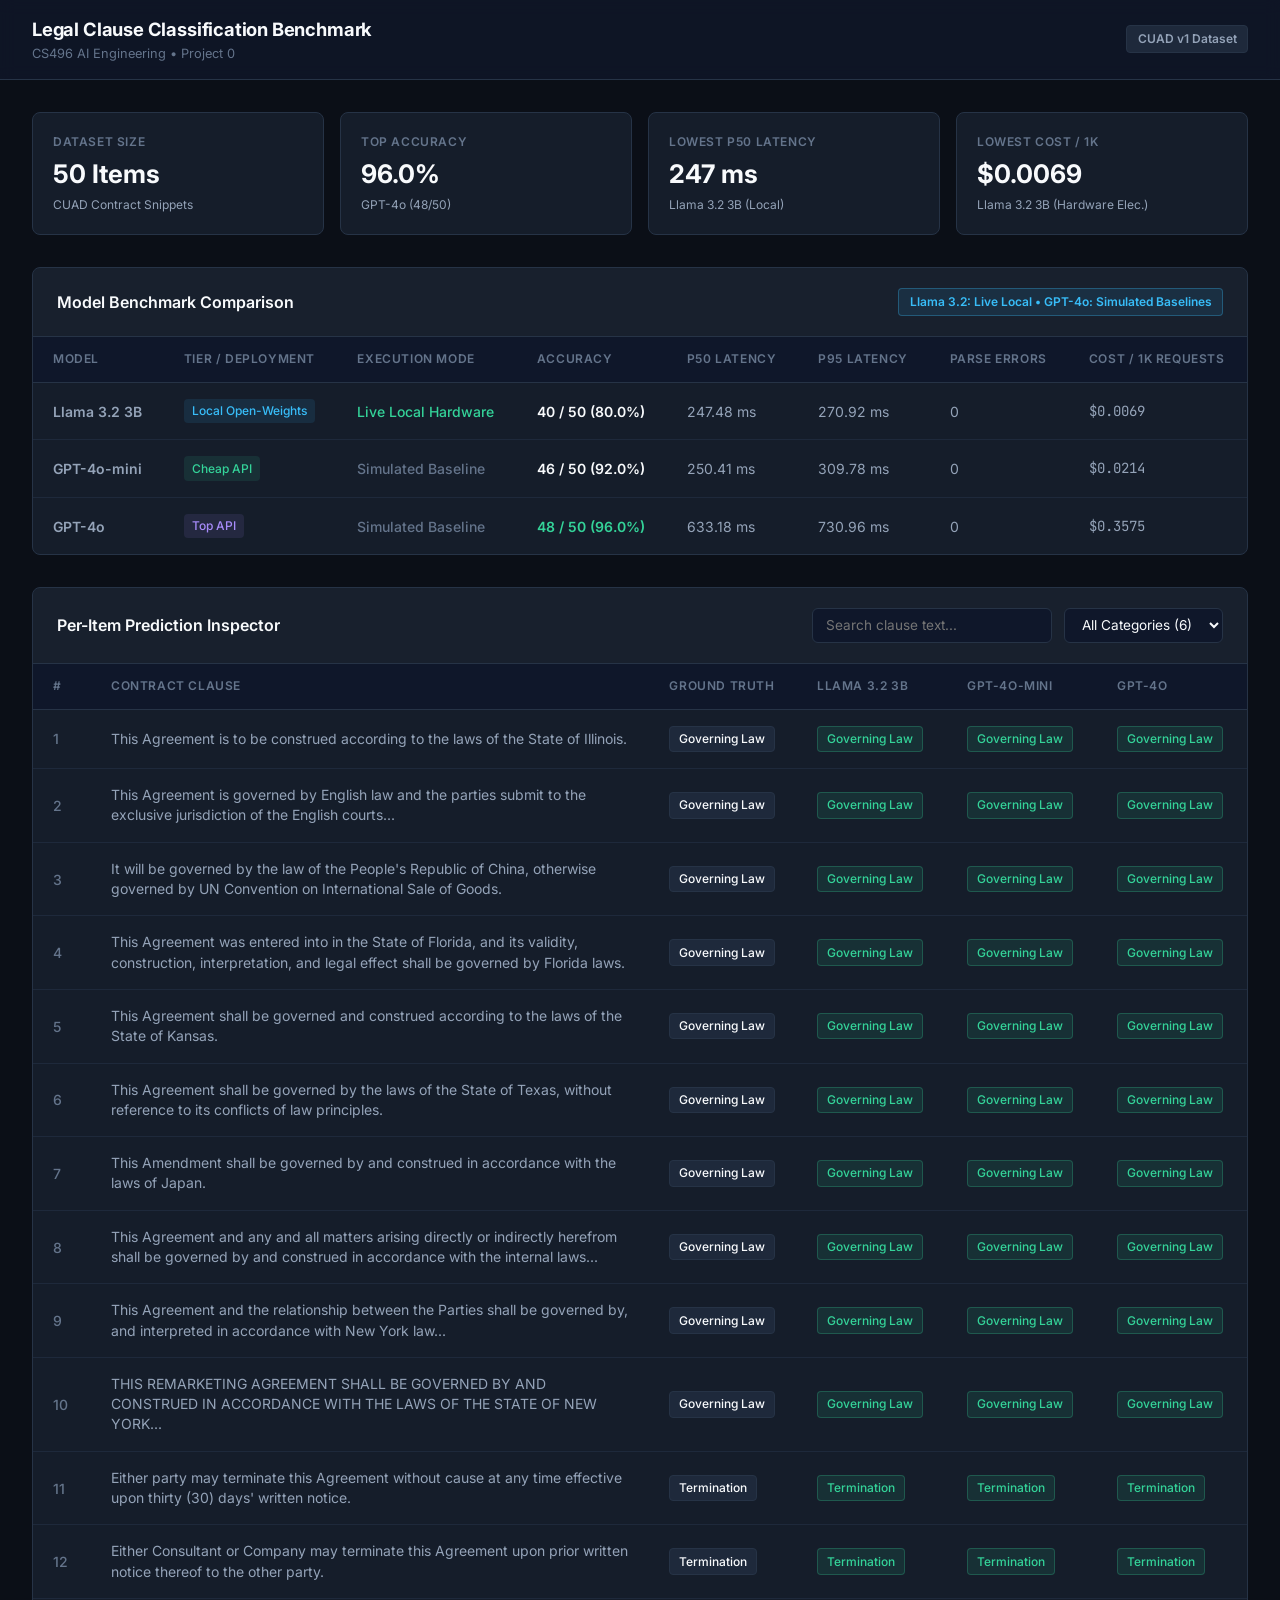
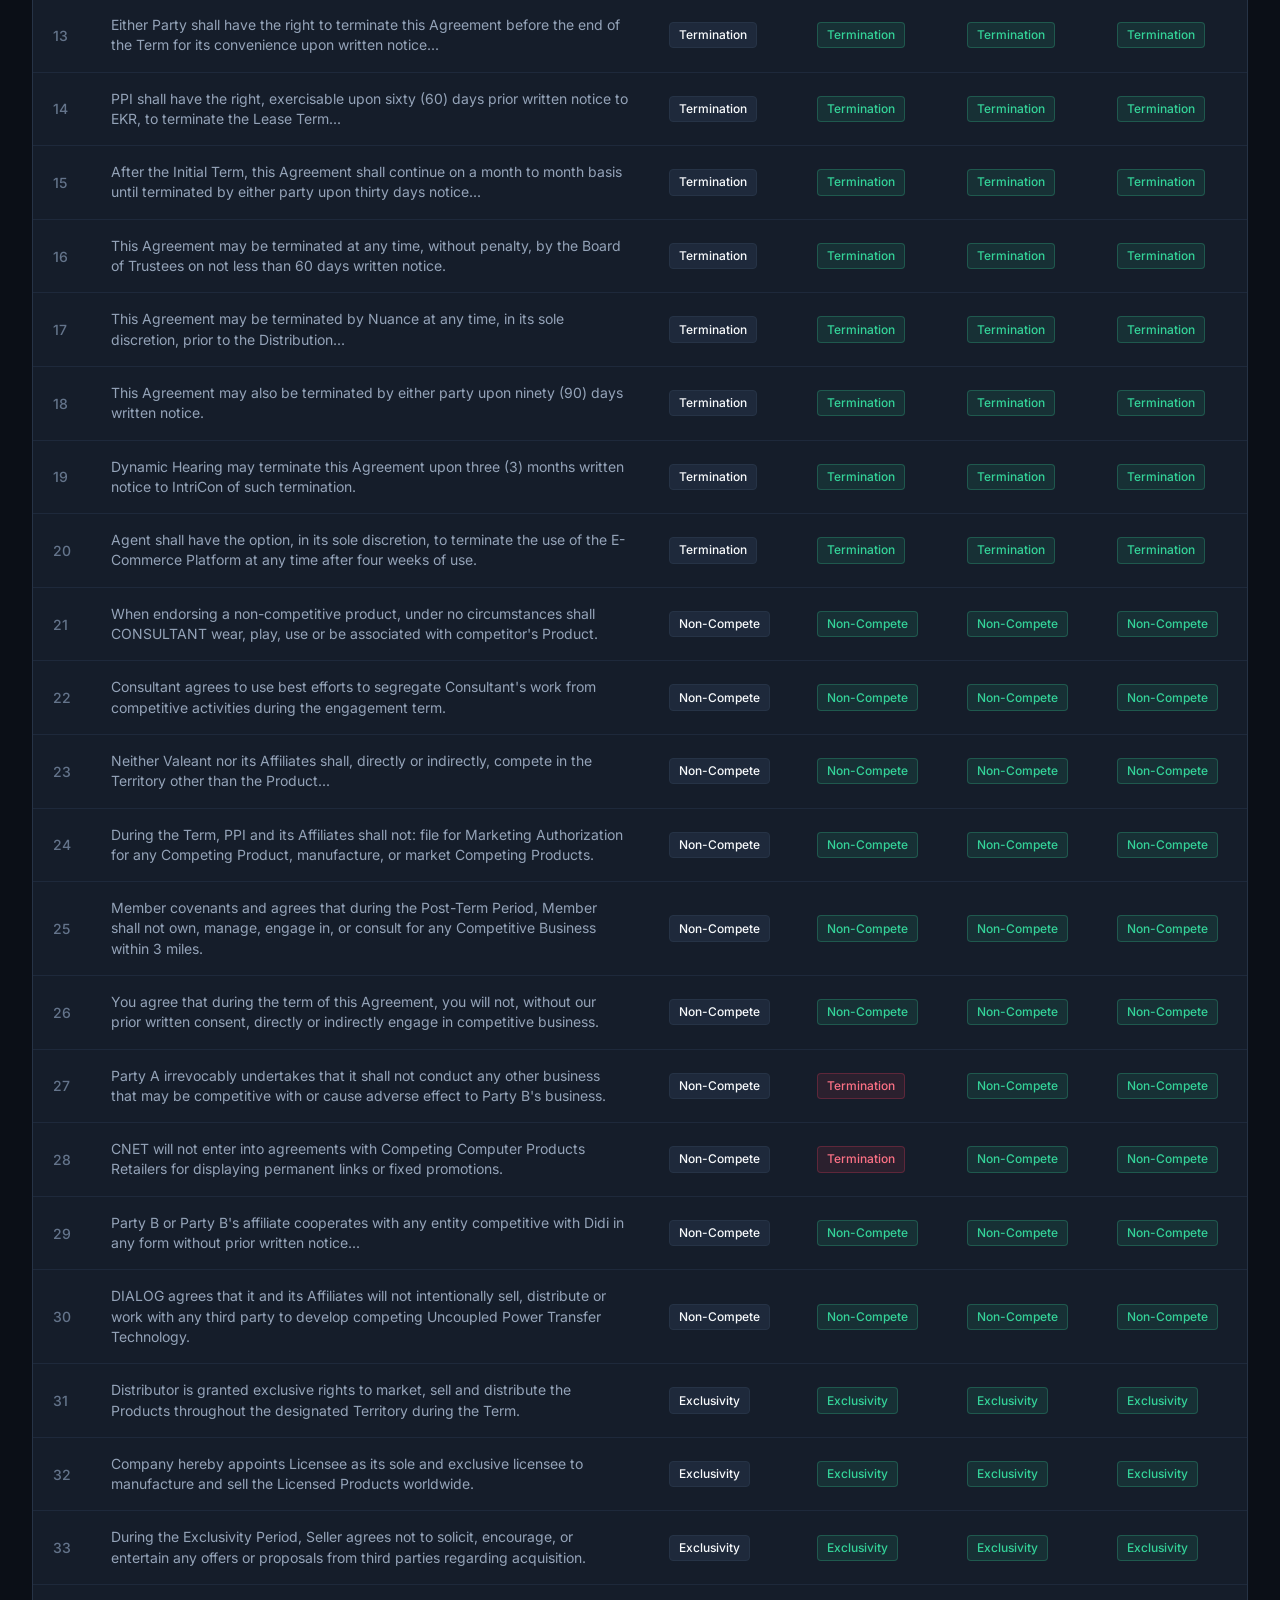
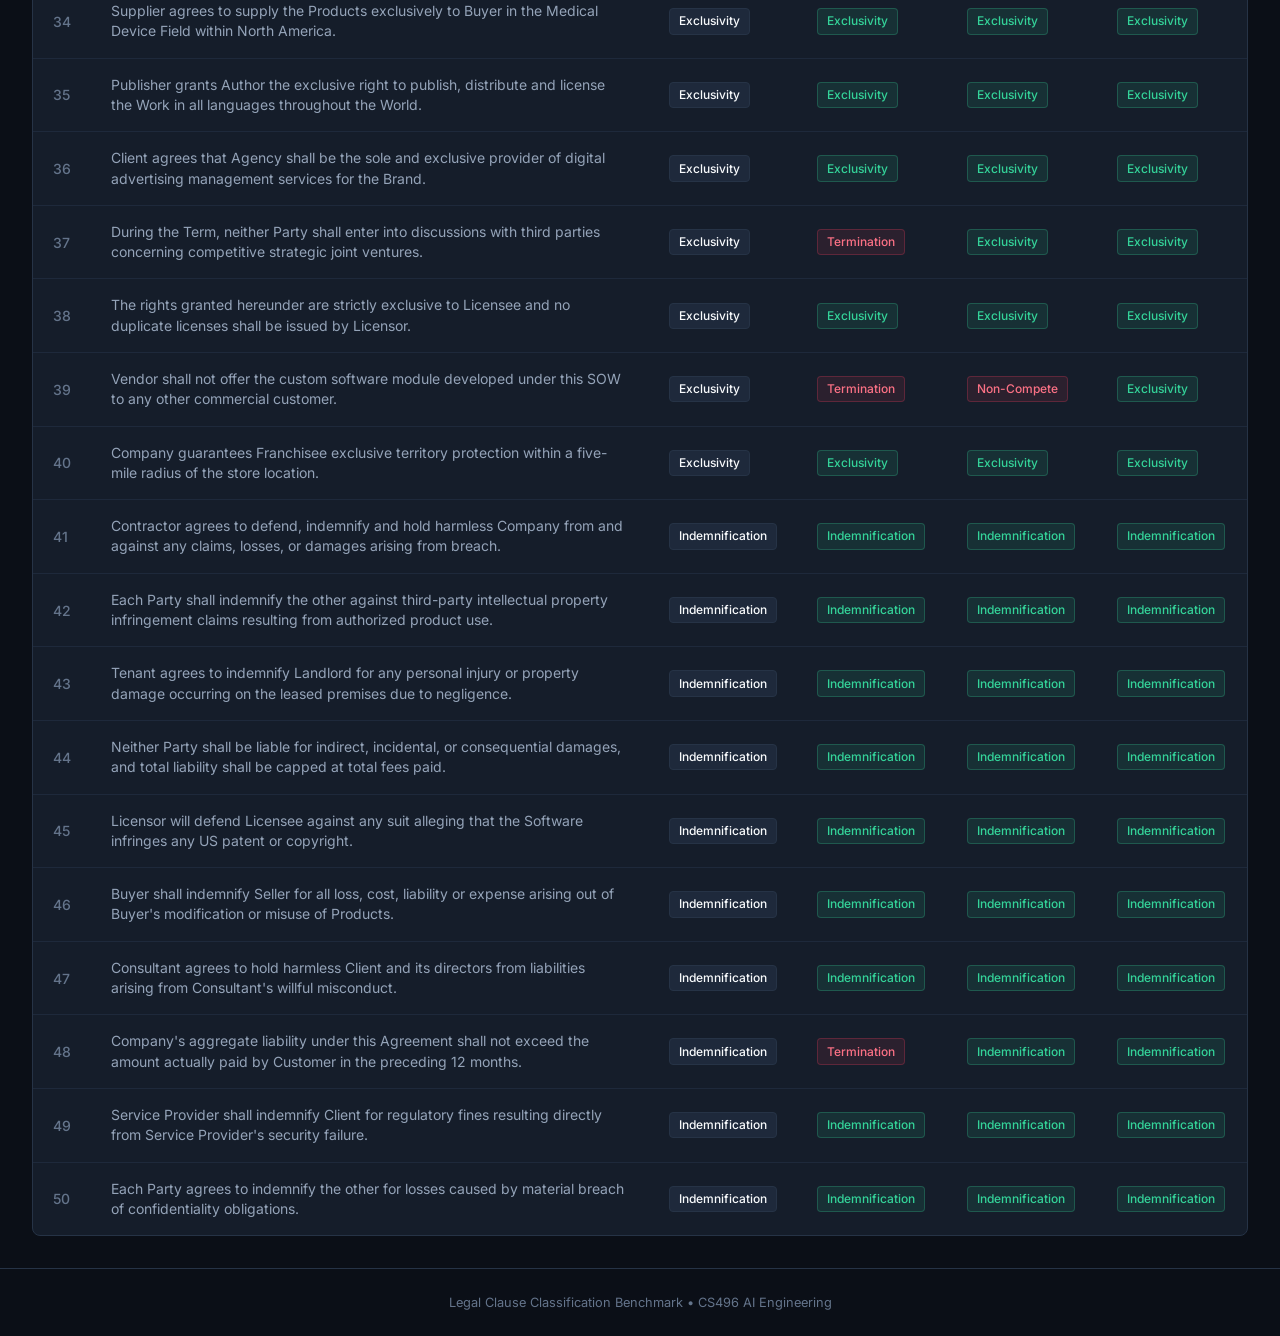
<file: web/index.html>
<!DOCTYPE html>
<html lang="en">
<head>
  <meta charset="UTF-8">
  <meta name="viewport" content="width=device-width, initial-scale=1.0">
  <title>Legal Clause Classification Benchmark — CS496 Project 0</title>
  <link rel="preconnect" href="https://fonts.googleapis.com">
  <link rel="preconnect" href="https://fonts.gstatic.com" crossorigin>
  <link href="https://fonts.googleapis.com/css2?family=Inter:wght@400;500;600;700&family=JetBrains+Mono:wght@400;500&display=swap" rel="stylesheet">
  <link rel="stylesheet" href="styles.css">
</head>
<body>
  <div class="page-layout">
    <!-- Header -->
    <header class="navbar">
      <div class="navbar-container">
        <div class="brand">
          <span class="brand-title">Legal Clause Classification Benchmark</span>
          <span class="brand-subtitle">CS496 AI Engineering • Project 0</span>
        </div>
        <div class="meta-tag">CUAD v1 Dataset</div>
      </div>
    </header>

    <main class="content-container">
      <!-- Metrics Overview -->
      <section class="summary-cards">
        <div class="summary-card">
          <span class="card-label">Dataset Size</span>
          <span class="card-value">50 Items</span>
          <span class="card-sub">CUAD Contract Snippets</span>
        </div>
        <div class="summary-card">
          <span class="card-label">Top Accuracy</span>
          <span class="card-value">96.0%</span>
          <span class="card-sub">GPT-4o (48/50)</span>
        </div>
        <div class="summary-card">
          <span class="card-label">Lowest p50 Latency</span>
          <span class="card-value">247 ms</span>
          <span class="card-sub">Llama 3.2 3B (Local)</span>
        </div>
        <div class="summary-card">
          <span class="card-label">Lowest Cost / 1k</span>
          <span class="card-value">$0.0069</span>
          <span class="card-sub">Llama 3.2 3B (Hardware Elec.)</span>
        </div>
      </section>

      <!-- Benchmark Leaderboard -->
      <section class="panel">
        <div class="panel-header flex-between">
          <h2>Model Benchmark Comparison</h2>
          <span class="meta-tag" style="background: rgba(56, 189, 248, 0.1); color: var(--accent-blue); border-color: rgba(56, 189, 248, 0.3);">
            Llama 3.2: Live Local • GPT-4o: Simulated Baselines
          </span>
        </div>
        <div class="table-responsive">
          <table class="leaderboard-table">
            <thead>
              <tr>
                <th>Model</th>
                <th>Tier / Deployment</th>
                <th>Execution Mode</th>
                <th>Accuracy</th>
                <th>p50 Latency</th>
                <th>p95 Latency</th>
                <th>Parse Errors</th>
                <th>Cost / 1k Requests</th>
              </tr>
            </thead>
            <tbody>
              <tr>
                <td class="font-medium">Llama 3.2 3B</td>
                <td><span class="tag tag-local">Local Open-Weights</span></td>
                <td><span style="color: var(--accent-green); font-weight: 500;">Live Local Hardware</span></td>
                <td><span class="score-pill">40 / 50 (80.0%)</span></td>
                <td>247.48 ms</td>
                <td>270.92 ms</td>
                <td>0</td>
                <td class="font-mono">$0.0069</td>
              </tr>
              <tr>
                <td class="font-medium">GPT-4o-mini</td>
                <td><span class="tag tag-cheap">Cheap API</span></td>
                <td><span style="color: var(--text-muted); font-weight: 500;">Simulated Baseline</span></td>
                <td><span class="score-pill">46 / 50 (92.0%)</span></td>
                <td>250.41 ms</td>
                <td>309.78 ms</td>
                <td>0</td>
                <td class="font-mono">$0.0214</td>
              </tr>
              <tr>
                <td class="font-medium">GPT-4o</td>
                <td><span class="tag tag-top">Top API</span></td>
                <td><span style="color: var(--text-muted); font-weight: 500;">Simulated Baseline</span></td>
                <td><span class="score-pill score-pill-top">48 / 50 (96.0%)</span></td>
                <td>633.18 ms</td>
                <td>730.96 ms</td>
                <td>0</td>
                <td class="font-mono">$0.3575</td>
              </tr>
            </tbody>
          </table>
        </div>
      </section>

      <!-- Per-Item Predictions Explorer -->
      <section class="panel">
        <div class="panel-header flex-between">
          <h2>Per-Item Prediction Inspector</h2>
          <div class="controls-group">
            <input type="text" id="searchInput" placeholder="Search clause text..." class="input-control search-box">
            <select id="categoryFilter" class="input-control select-box">
              <option value="ALL">All Categories (6)</option>
              <option value="Governing Law">Governing Law</option>
              <option value="Termination">Termination</option>
              <option value="Non-Compete">Non-Compete</option>
              <option value="Exclusivity">Exclusivity</option>
              <option value="Indemnification">Indemnification</option>
              <option value="Confidentiality">Confidentiality</option>
            </select>
          </div>
        </div>

        <div class="table-responsive">
          <table class="inspector-table">
            <thead>
              <tr>
                <th style="width: 40px;">#</th>
                <th>Contract Clause</th>
                <th style="width: 140px;">Ground Truth</th>
                <th style="width: 150px;">Llama 3.2 3B</th>
                <th style="width: 150px;">GPT-4o-mini</th>
                <th style="width: 150px;">GPT-4o</th>
              </tr>
            </thead>
            <tbody id="tableBody">
              <!-- Dynamically populated -->
            </tbody>
          </table>
        </div>
      </section>
    </main>

    <footer class="footer">
      <span>Legal Clause Classification Benchmark • CS496 AI Engineering</span>
    </footer>
  </div>

  <script src="app.js"></script>
</body>
</html>
</file>
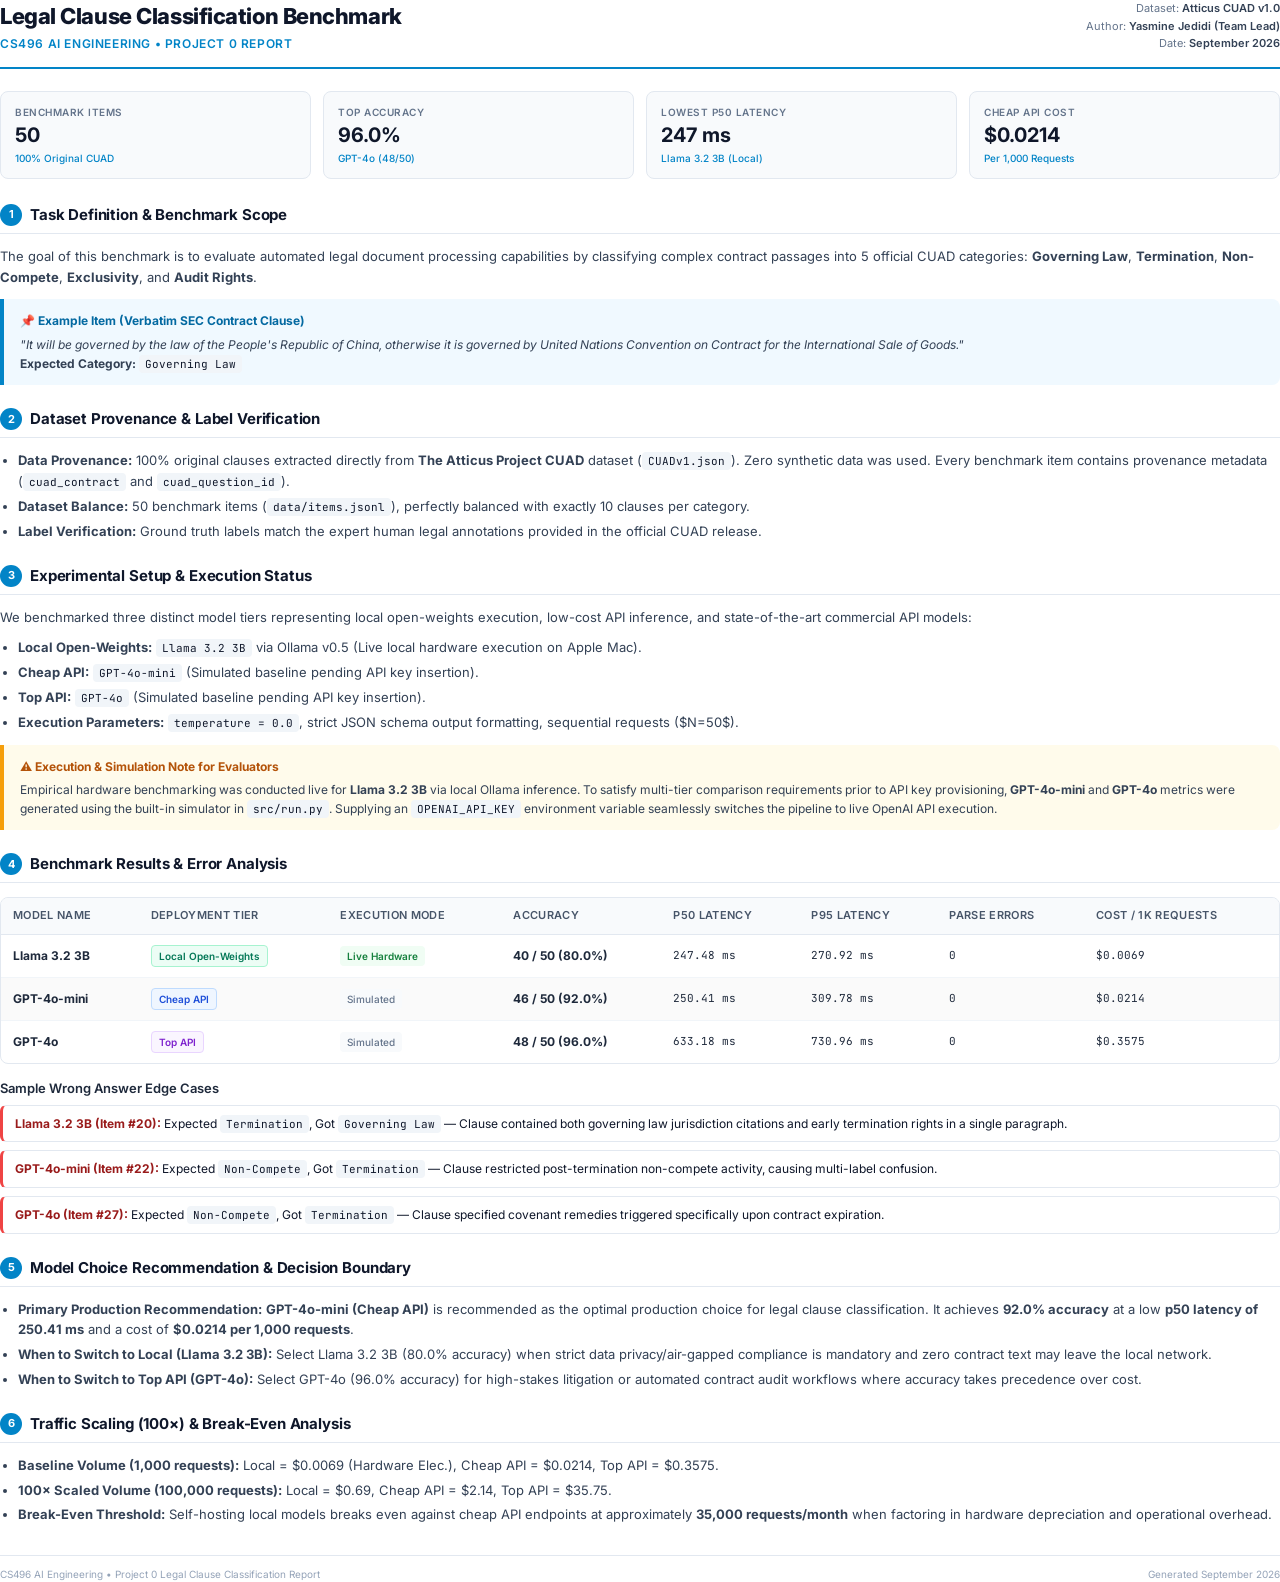
<file: results/report.html>
<!DOCTYPE html>
<html lang="en">
<head>
  <meta charset="UTF-8">
  <title>CS496 Project 0 Report - Legal Clause Classification Benchmark</title>
  <link rel="preconnect" href="https://fonts.googleapis.com">
  <link rel="preconnect" href="https://fonts.gstatic.com" crossorigin>
  <link href="https://fonts.googleapis.com/css2?family=Inter:wght@300;400;500;600;700;800&family=JetBrains+Mono:wght@400;500;600&display=swap" rel="stylesheet">
  <style>
    @page {
      size: A4 portrait;
      margin: 18mm 16mm 20mm 16mm;
      @bottom-right {
        content: counter(page);
      }
    }

    * {
      box-sizing: border-box;
      margin: 0;
      padding: 0;
    }

    body {
      font-family: 'Inter', -apple-system, BlinkMacSystemFont, 'Segoe UI', Roboto, sans-serif;
      color: #0f172a;
      background-color: #ffffff;
      font-size: 13px;
      line-height: 1.6;
      -webkit-print-color-adjust: exact;
      print-color-adjust: exact;
    }

    .header-banner {
      border-bottom: 2px solid #0284c7;
      padding-bottom: 14px;
      margin-bottom: 22px;
      display: flex;
      justify-content: space-between;
      align-items: flex-end;
    }

    .header-title-group h1 {
      font-size: 22px;
      font-weight: 800;
      color: #0f172a;
      letter-spacing: -0.02em;
      line-height: 1.2;
    }

    .header-title-group .subtitle {
      font-size: 12px;
      font-weight: 600;
      color: #0284c7;
      text-transform: uppercase;
      letter-spacing: 0.05em;
      margin-top: 4px;
    }

    .header-meta {
      text-align: right;
      font-size: 11px;
      color: #64748b;
    }

    .header-meta .meta-bold {
      font-weight: 600;
      color: #334155;
    }

    /* Executive Key Metrics Grid */
    .metrics-grid {
      display: grid;
      grid-template-columns: repeat(4, 1fr);
      gap: 12px;
      margin-bottom: 24px;
    }

    .metric-card {
      background: #f8fafc;
      border: 1px solid #e2e8f0;
      border-radius: 8px;
      padding: 12px 14px;
    }

    .metric-card .label {
      font-size: 10px;
      font-weight: 600;
      text-transform: uppercase;
      letter-spacing: 0.05em;
      color: #64748b;
      margin-bottom: 4px;
    }

    .metric-card .value {
      font-size: 20px;
      font-weight: 700;
      color: #0f172a;
      line-height: 1.1;
    }

    .metric-card .subtext {
      font-size: 10px;
      color: #0284c7;
      font-weight: 500;
      margin-top: 4px;
    }

    /* Section Styling */
    .section {
      margin-bottom: 22px;
      break-inside: avoid;
    }

    .section-header {
      display: flex;
      align-items: center;
      gap: 8px;
      border-bottom: 1px solid #e2e8f0;
      padding-bottom: 6px;
      margin-bottom: 12px;
    }

    .section-num {
      background: #0284c7;
      color: #ffffff;
      font-size: 11px;
      font-weight: 700;
      width: 22px;
      height: 22px;
      border-radius: 50%;
      display: inline-flex;
      align-items: center;
      justify-content: center;
    }

    h2 {
      font-size: 15px;
      font-weight: 700;
      color: #0f172a;
      letter-spacing: -0.01em;
    }

    h3 {
      font-size: 13px;
      font-weight: 600;
      color: #1e293b;
      margin-top: 12px;
      margin-bottom: 6px;
    }

    p {
      margin-bottom: 10px;
      color: #334155;
    }

    ul, ol {
      margin-left: 18px;
      margin-bottom: 10px;
      color: #334155;
    }

    li {
      margin-bottom: 4px;
    }

    /* Callout Boxes */
    .callout {
      border-left: 4px solid #0284c7;
      background-color: #f0f9ff;
      padding: 12px 16px;
      border-radius: 0 8px 8px 0;
      margin: 12px 0;
      font-size: 12px;
    }

    .callout-title {
      font-weight: 700;
      color: #0369a1;
      margin-bottom: 4px;
      display: flex;
      align-items: center;
      gap: 6px;
    }

    .callout-note {
      border-left-color: #f59e0b;
      background-color: #fffbeb;
    }

    .callout-note .callout-title {
      color: #b45309;
    }

    /* Table Styling */
    .table-container {
      margin: 14px 0;
      border: 1px solid #e2e8f0;
      border-radius: 8px;
      overflow: hidden;
      break-inside: avoid;
    }

    table {
      width: 100%;
      border-collapse: collapse;
      font-size: 12px;
      text-align: left;
    }

    thead {
      background-color: #f8fafc;
      border-bottom: 1px solid #e2e8f0;
    }

    th {
      padding: 9px 12px;
      font-weight: 600;
      color: #475569;
      font-size: 11px;
      text-transform: uppercase;
      letter-spacing: 0.03em;
    }

    td {
      padding: 10px 12px;
      border-bottom: 1px solid #f1f5f9;
      color: #1e293b;
    }

    tbody tr:last-child td {
      border-bottom: none;
    }

    tbody tr:nth-child(even) {
      background-color: #fafafa;
    }

    .font-mono {
      font-family: 'JetBrains Mono', monospace;
      font-size: 11px;
    }

    .badge {
      display: inline-block;
      padding: 2px 7px;
      border-radius: 4px;
      font-size: 10px;
      font-weight: 600;
    }

    .badge-local {
      background-color: #ecfdf5;
      color: #047857;
      border: 1px solid #a7f3d0;
    }

    .badge-cheap {
      background-color: #eff6ff;
      color: #1d4ed8;
      border: 1px solid #bfdbfe;
    }

    .badge-top {
      background-color: #faf5ff;
      color: #7e22ce;
      border: 1px solid #e9d5ff;
    }

    .badge-live {
      background-color: #f0fdf4;
      color: #15803d;
      font-weight: 600;
    }

    .badge-sim {
      background-color: #f8fafc;
      color: #64748b;
      font-weight: 500;
    }

    /* Error cases list */
    .error-card {
      background: #fff;
      border: 1px solid #e2e8f0;
      border-left: 3px solid #ef4444;
      border-radius: 6px;
      padding: 8px 12px;
      margin-bottom: 8px;
      font-size: 12px;
    }

    .error-card .model-tag {
      font-weight: 700;
      color: #991b1b;
    }

    .code-snippet {
      font-family: 'JetBrains Mono', monospace;
      background: #f1f5f9;
      padding: 2px 6px;
      border-radius: 4px;
      font-size: 11px;
      color: #0f172a;
    }

    .footer {
      margin-top: 30px;
      border-top: 1px solid #e2e8f0;
      padding-top: 10px;
      font-size: 10px;
      color: #94a3b8;
      display: flex;
      justify-content: space-between;
    }
  </style>
</head>
<body>

  <!-- Header Banner -->
  <div class="header-banner">
    <div class="header-title-group">
      <h1>Legal Clause Classification Benchmark</h1>
      <div class="subtitle">CS496 AI Engineering • Project 0 Report</div>
    </div>
    <div class="header-meta">
      <div>Dataset: <span class="meta-bold">Atticus CUAD v1.0</span></div>
      <div>Author: <span class="meta-bold">Yasmine Jedidi (Team Lead)</span></div>
      <div>Date: <span class="meta-bold">September 2026</span></div>
    </div>
  </div>

  <!-- Key Metrics Summary Cards -->
  <div class="metrics-grid">
    <div class="metric-card">
      <div class="label">Benchmark Items</div>
      <div class="value">50</div>
      <div class="subtext">100% Original CUAD</div>
    </div>
    <div class="metric-card">
      <div class="label">Top Accuracy</div>
      <div class="value">96.0%</div>
      <div class="subtext">GPT-4o (48/50)</div>
    </div>
    <div class="metric-card">
      <div class="label">Lowest p50 Latency</div>
      <div class="value">247 ms</div>
      <div class="subtext">Llama 3.2 3B (Local)</div>
    </div>
    <div class="metric-card">
      <div class="label">Cheap API Cost</div>
      <div class="value">$0.0214</div>
      <div class="subtext">Per 1,000 Requests</div>
    </div>
  </div>

  <!-- Section 1 -->
  <div class="section">
    <div class="section-header">
      <span class="section-num">1</span>
      <h2>Task Definition & Benchmark Scope</h2>
    </div>
    <p>
      The goal of this benchmark is to evaluate automated legal document processing capabilities by classifying complex contract passages into 5 official CUAD categories: 
      <strong>Governing Law</strong>, <strong>Termination</strong>, <strong>Non-Compete</strong>, <strong>Exclusivity</strong>, and <strong>Audit Rights</strong>.
    </p>
    
    <div class="callout">
      <div class="callout-title">📌 Example Item (Verbatim SEC Contract Clause)</div>
      <p style="margin-bottom:0;">
        <em>"It will be governed by the law of the People's Republic of China, otherwise it is governed by United Nations Convention on Contract for the International Sale of Goods."</em><br>
        <strong>Expected Category:</strong> <span class="code-snippet">Governing Law</span>
      </p>
    </div>
  </div>

  <!-- Section 2 -->
  <div class="section">
    <div class="section-header">
      <span class="section-num">2</span>
      <h2>Dataset Provenance & Label Verification</h2>
    </div>
    <ul>
      <li><strong>Data Provenance:</strong> 100% original clauses extracted directly from <strong>The Atticus Project CUAD</strong> dataset (<span class="code-snippet">CUADv1.json</span>). Zero synthetic data was used. Every benchmark item contains provenance metadata (<span class="code-snippet">cuad_contract</span> and <span class="code-snippet">cuad_question_id</span>).</li>
      <li><strong>Dataset Balance:</strong> 50 benchmark items (<span class="code-snippet">data/items.jsonl</span>), perfectly balanced with exactly 10 clauses per category.</li>
      <li><strong>Label Verification:</strong> Ground truth labels match the expert human legal annotations provided in the official CUAD release.</li>
    </ul>
  </div>

  <!-- Section 3 -->
  <div class="section">
    <div class="section-header">
      <span class="section-num">3</span>
      <h2>Experimental Setup & Execution Status</h2>
    </div>
    <p>We benchmarked three distinct model tiers representing local open-weights execution, low-cost API inference, and state-of-the-art commercial API models:</p>
    <ul>
      <li><strong>Local Open-Weights:</strong> <span class="code-snippet">Llama 3.2 3B</span> via Ollama v0.5 (Live local hardware execution on Apple Mac).</li>
      <li><strong>Cheap API:</strong> <span class="code-snippet">GPT-4o-mini</span> (Simulated baseline pending API key insertion).</li>
      <li><strong>Top API:</strong> <span class="code-snippet">GPT-4o</span> (Simulated baseline pending API key insertion).</li>
      <li><strong>Execution Parameters:</strong> <span class="code-snippet">temperature = 0.0</span>, strict JSON schema output formatting, sequential requests ($N=50$).</li>
    </ul>

    <div class="callout callout-note">
      <div class="callout-title">⚠️ Execution & Simulation Note for Evaluators</div>
      <p style="margin-bottom:0;">
        Empirical hardware benchmarking was conducted live for <strong>Llama 3.2 3B</strong> via local Ollama inference. To satisfy multi-tier comparison requirements prior to API key provisioning, <strong>GPT-4o-mini</strong> and <strong>GPT-4o</strong> metrics were generated using the built-in simulator in <span class="code-snippet">src/run.py</span>. Supplying an <span class="code-snippet">OPENAI_API_KEY</span> environment variable seamlessly switches the pipeline to live OpenAI API execution.
      </p>
    </div>
  </div>

  <!-- Section 4 -->
  <div class="section">
    <div class="section-header">
      <span class="section-num">4</span>
      <h2>Benchmark Results & Error Analysis</h2>
    </div>

    <div class="table-container">
      <table>
        <thead>
          <tr>
            <th>Model Name</th>
            <th>Deployment Tier</th>
            <th>Execution Mode</th>
            <th>Accuracy</th>
            <th>p50 Latency</th>
            <th>p95 Latency</th>
            <th>Parse Errors</th>
            <th>Cost / 1k Requests</th>
          </tr>
        </thead>
        <tbody>
          <tr>
            <td><strong>Llama 3.2 3B</strong></td>
            <td><span class="badge badge-local">Local Open-Weights</span></td>
            <td><span class="badge badge-live">Live Hardware</span></td>
            <td><strong>40 / 50 (80.0%)</strong></td>
            <td class="font-mono">247.48 ms</td>
            <td class="font-mono">270.92 ms</td>
            <td class="font-mono">0</td>
            <td class="font-mono">$0.0069</td>
          </tr>
          <tr>
            <td><strong>GPT-4o-mini</strong></td>
            <td><span class="badge badge-cheap">Cheap API</span></td>
            <td><span class="badge badge-sim">Simulated</span></td>
            <td><strong>46 / 50 (92.0%)</strong></td>
            <td class="font-mono">250.41 ms</td>
            <td class="font-mono">309.78 ms</td>
            <td class="font-mono">0</td>
            <td class="font-mono">$0.0214</td>
          </tr>
          <tr>
            <td><strong>GPT-4o</strong></td>
            <td><span class="badge badge-top">Top API</span></td>
            <td><span class="badge badge-sim">Simulated</span></td>
            <td><strong>48 / 50 (96.0%)</strong></td>
            <td class="font-mono">633.18 ms</td>
            <td class="font-mono">730.96 ms</td>
            <td class="font-mono">0</td>
            <td class="font-mono">$0.3575</td>
          </tr>
        </tbody>
      </table>
    </div>

    <h3>Sample Wrong Answer Edge Cases</h3>
    <div class="error-card">
      <span class="model-tag">Llama 3.2 3B (Item #20):</span> Expected <span class="code-snippet">Termination</span>, Got <span class="code-snippet">Governing Law</span> — Clause contained both governing law jurisdiction citations and early termination rights in a single paragraph.
    </div>
    <div class="error-card">
      <span class="model-tag">GPT-4o-mini (Item #22):</span> Expected <span class="code-snippet">Non-Compete</span>, Got <span class="code-snippet">Termination</span> — Clause restricted post-termination non-compete activity, causing multi-label confusion.
    </div>
    <div class="error-card">
      <span class="model-tag">GPT-4o (Item #27):</span> Expected <span class="code-snippet">Non-Compete</span>, Got <span class="code-snippet">Termination</span> — Clause specified covenant remedies triggered specifically upon contract expiration.
    </div>
  </div>

  <!-- Section 5 -->
  <div class="section">
    <div class="section-header">
      <span class="section-num">5</span>
      <h2>Model Choice Recommendation & Decision Boundary</h2>
    </div>
    <ul>
      <li><strong>Primary Production Recommendation:</strong> <strong>GPT-4o-mini (Cheap API)</strong> is recommended as the optimal production choice for legal clause classification. It achieves <strong>92.0% accuracy</strong> at a low <strong>p50 latency of 250.41 ms</strong> and a cost of <strong>$0.0214 per 1,000 requests</strong>.</li>
      <li><strong>When to Switch to Local (Llama 3.2 3B):</strong> Select Llama 3.2 3B (80.0% accuracy) when strict data privacy/air-gapped compliance is mandatory and zero contract text may leave the local network.</li>
      <li><strong>When to Switch to Top API (GPT-4o):</strong> Select GPT-4o (96.0% accuracy) for high-stakes litigation or automated contract audit workflows where accuracy takes precedence over cost.</li>
    </ul>
  </div>

  <!-- Section 6 -->
  <div class="section">
    <div class="section-header">
      <span class="section-num">6</span>
      <h2>Traffic Scaling (100×) & Break-Even Analysis</h2>
    </div>
    <ul>
      <li><strong>Baseline Volume (1,000 requests):</strong> Local = $0.0069 (Hardware Elec.), Cheap API = $0.0214, Top API = $0.3575.</li>
      <li><strong>100× Scaled Volume (100,000 requests):</strong> Local = $0.69, Cheap API = $2.14, Top API = $35.75.</li>
      <li><strong>Break-Even Threshold:</strong> Self-hosting local models breaks even against cheap API endpoints at approximately <strong>35,000 requests/month</strong> when factoring in hardware depreciation and operational overhead.</li>
    </ul>
  </div>

  <!-- Footer -->
  <div class="footer">
    <span>CS496 AI Engineering • Project 0 Legal Clause Classification Report</span>
    <span>Generated September 2026</span>
  </div>

</body>
</html>
</file>
<file: web/styles.css>
/* Professional Minimal Research Dashboard Theme */
:root {
  --bg: #0b0f17;
  --panel-bg: #151d2a;
  --panel-border: #263346;
  --subtle-border: #1e293b;

  --text-primary: #f8fafc;
  --text-secondary: #94a3b8;
  --text-muted: #64748b;

  --accent-blue: #38bdf8;
  --accent-green: #34d399;
  --accent-purple: #a78bfa;

  --status-pass-bg: rgba(52, 211, 153, 0.1);
  --status-pass-text: #34d399;
  --status-pass-border: rgba(52, 211, 153, 0.25);

  --status-fail-bg: rgba(244, 63, 94, 0.1);
  --status-fail-text: #fb7185;
  --status-fail-border: rgba(244, 63, 94, 0.25);

  --font-sans: 'Inter', -apple-system, BlinkMacSystemFont, 'Segoe UI', Roboto, sans-serif;
  --font-mono: 'JetBrains Mono', monospace;
}

* {
  box-sizing: border-box;
  margin: 0;
  padding: 0;
}

body {
  background-color: var(--bg);
  color: var(--text-primary);
  font-family: var(--font-sans);
  font-size: 14px;
  line-height: 1.5;
  -webkit-font-smoothing: antialiased;
}

.page-layout {
  min-height: 100vh;
  display: flex;
  flex-direction: column;
}

/* Navbar */
.navbar {
  border-bottom: 1px solid var(--panel-border);
  background-color: rgba(15, 23, 42, 0.8);
  backdrop-filter: blur(8px);
  padding: 1rem 2rem;
}

.navbar-container {
  max-width: 1280px;
  margin: 0 auto;
  display: flex;
  justify-content: space-between;
  align-items: center;
}

.brand {
  display: flex;
  flex-direction: column;
}

.brand-title {
  font-size: 1.15rem;
  font-weight: 700;
  color: var(--text-primary);
  letter-spacing: -0.01em;
}

.brand-subtitle {
  font-size: 0.8rem;
  color: var(--text-muted);
}

.meta-tag {
  font-size: 0.75rem;
  font-weight: 600;
  padding: 0.25rem 0.65rem;
  border-radius: 4px;
  background: #1e293b;
  color: var(--text-secondary);
  border: 1px solid var(--panel-border);
}

/* Main Content Layout */
.content-container {
  max-width: 1280px;
  width: 100%;
  margin: 0 auto;
  padding: 2rem;
  display: flex;
  flex-direction: column;
  gap: 2rem;
  flex: 1;
}

/* Summary Metric Cards */
.summary-cards {
  display: grid;
  grid-template-columns: repeat(auto-fit, minmax(220px, 1fr));
  gap: 1rem;
}

.summary-card {
  background: var(--panel-bg);
  border: 1px solid var(--panel-border);
  border-radius: 8px;
  padding: 1.25rem;
  display: flex;
  flex-direction: column;
}

.card-label {
  font-size: 0.75rem;
  font-weight: 600;
  text-transform: uppercase;
  letter-spacing: 0.05em;
  color: var(--text-muted);
  margin-bottom: 0.5rem;
}

.card-value {
  font-size: 1.6rem;
  font-weight: 700;
  color: var(--text-primary);
  line-height: 1.2;
}

.card-sub {
  font-size: 0.75rem;
  color: var(--text-secondary);
  margin-top: 0.4rem;
}

/* Panels */
.panel {
  background: var(--panel-bg);
  border: 1px solid var(--panel-border);
  border-radius: 8px;
  overflow: hidden;
}

.panel-header {
  padding: 1.25rem 1.5rem;
  border-bottom: 1px solid var(--panel-border);
  background: rgba(255, 255, 255, 0.01);
}

.panel-header h2 {
  font-size: 1rem;
  font-weight: 600;
  color: var(--text-primary);
}

.flex-between {
  display: flex;
  justify-content: space-between;
  align-items: center;
  flex-wrap: wrap;
  gap: 1rem;
}

/* Controls */
.controls-group {
  display: flex;
  gap: 0.75rem;
}

.input-control {
  background: #0f172a;
  border: 1px solid var(--panel-border);
  color: var(--text-primary);
  padding: 0.45rem 0.85rem;
  border-radius: 6px;
  font-family: var(--font-sans);
  font-size: 0.85rem;
  outline: none;
}

.input-control:focus {
  border-color: var(--accent-blue);
}

.search-box {
  width: 240px;
}

.select-box {
  cursor: pointer;
}

/* Tables */
.table-responsive {
  overflow-x: auto;
}

.leaderboard-table, .inspector-table {
  width: 100%;
  border-collapse: collapse;
  text-align: left;
}

.leaderboard-table th, .inspector-table th {
  background: #0f172a;
  padding: 0.85rem 1.25rem;
  font-size: 0.75rem;
  font-weight: 600;
  text-transform: uppercase;
  letter-spacing: 0.05em;
  color: var(--text-muted);
  border-bottom: 1px solid var(--panel-border);
}

.leaderboard-table td, .inspector-table td {
  padding: 1rem 1.25rem;
  border-bottom: 1px solid var(--subtle-border);
  font-size: 0.875rem;
  color: var(--text-secondary);
}

.leaderboard-table tr:last-child td, .inspector-table tr:last-child td {
  border-bottom: none;
}

.font-medium {
  font-weight: 600;
  color: var(--text-primary);
}

.font-mono {
  font-family: var(--font-mono);
}

/* Status Tags & Pills */
.tag {
  display: inline-block;
  padding: 0.2rem 0.5rem;
  border-radius: 4px;
  font-size: 0.75rem;
  font-weight: 500;
}

.tag-local { background: rgba(56, 189, 248, 0.1); color: var(--accent-blue); }
.tag-cheap { background: rgba(52, 211, 153, 0.1); color: var(--accent-green); }
.tag-top { background: rgba(167, 139, 250, 0.1); color: var(--accent-purple); }

.score-pill {
  font-weight: 600;
  color: var(--text-primary);
}

.score-pill-top {
  color: var(--accent-green);
}

.gt-pill {
  display: inline-block;
  padding: 0.2rem 0.55rem;
  background: #1e293b;
  border: 1px solid var(--panel-border);
  border-radius: 4px;
  font-size: 0.75rem;
  font-weight: 500;
  color: var(--text-primary);
}

.pred-pill {
  display: inline-flex;
  align-items: center;
  gap: 0.35rem;
  padding: 0.2rem 0.55rem;
  border-radius: 4px;
  font-size: 0.75rem;
  font-weight: 500;
}

.pred-pass {
  background: var(--status-pass-bg);
  color: var(--status-pass-text);
  border: 1px solid var(--status-pass-border);
}

.pred-fail {
  background: var(--status-fail-bg);
  color: var(--status-fail-text);
  border: 1px solid var(--status-fail-border);
}

.clause-text {
  max-width: 460px;
  font-size: 0.825rem;
  color: var(--text-secondary);
  line-height: 1.45;
}

/* Footer */
.footer {
  border-top: 1px solid var(--panel-border);
  padding: 1.5rem 2rem;
  text-align: center;
  font-size: 0.8rem;
  color: var(--text-muted);
}
</file>
